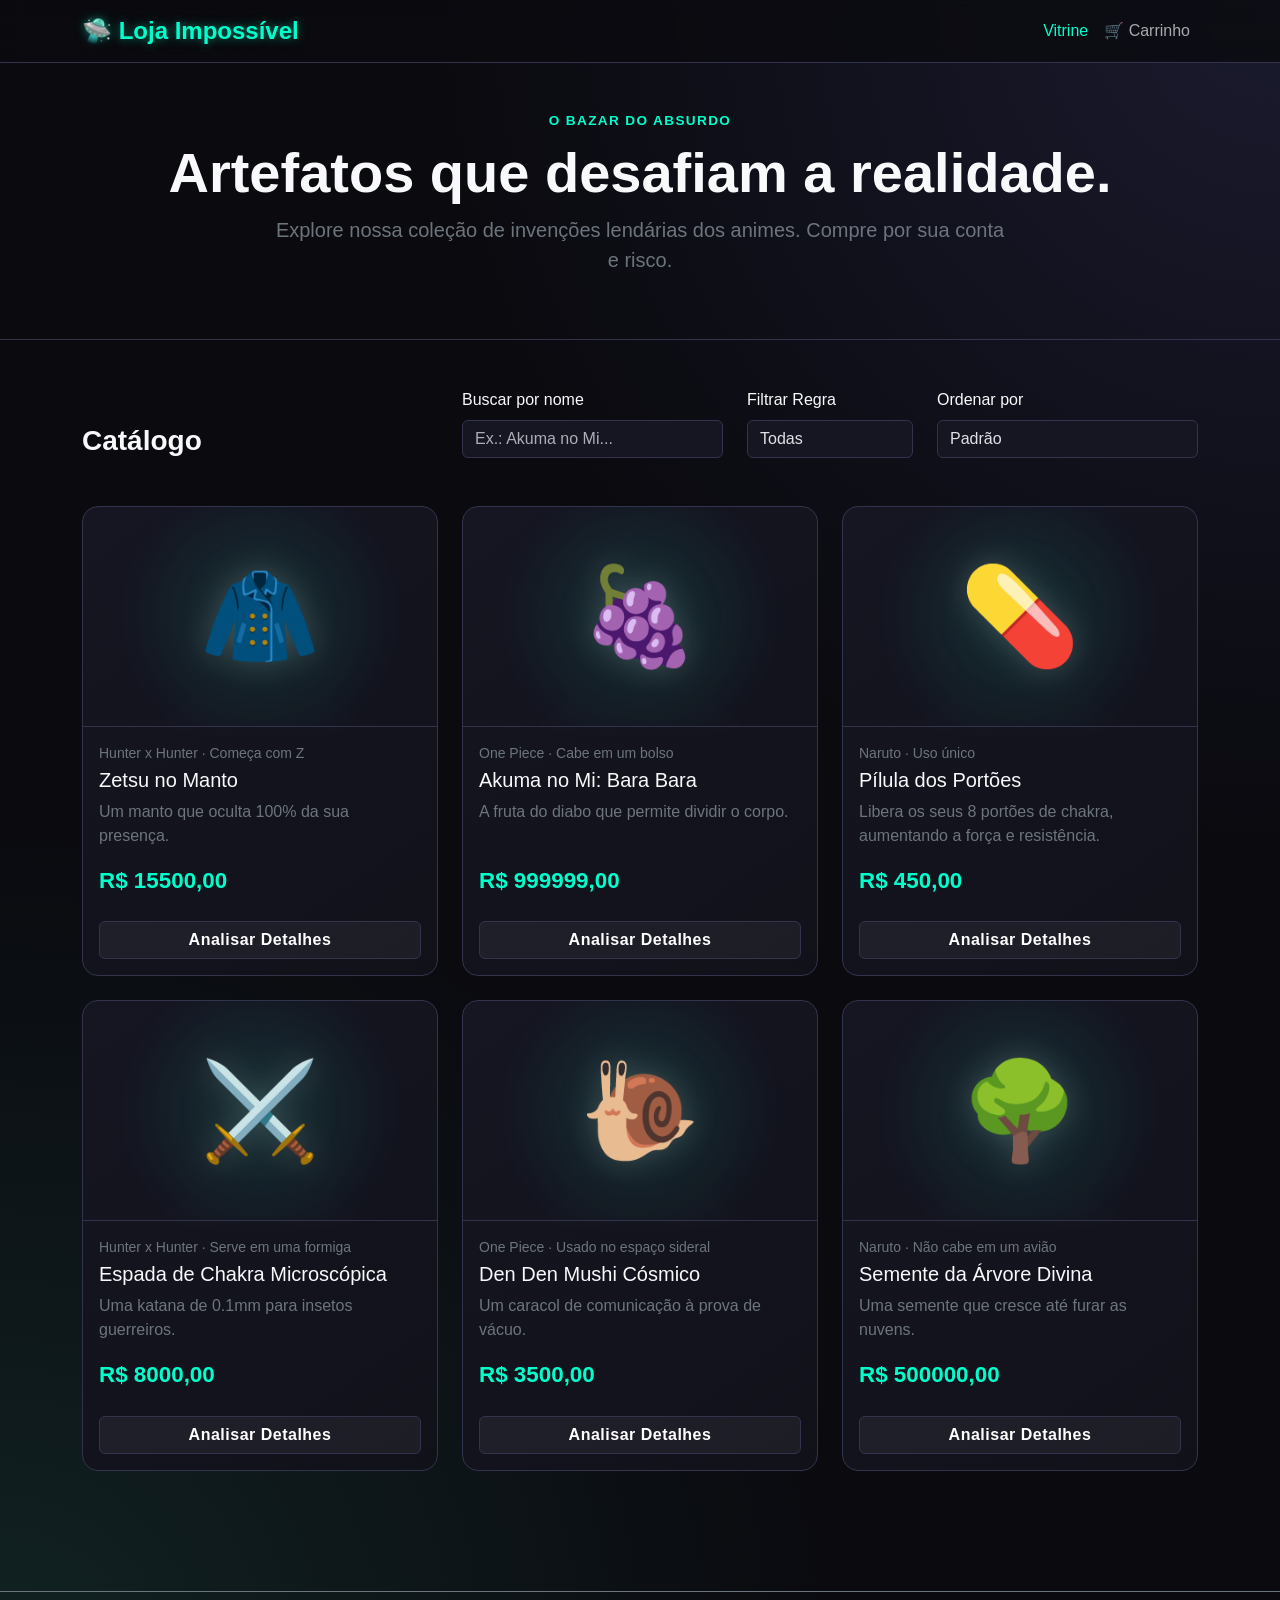
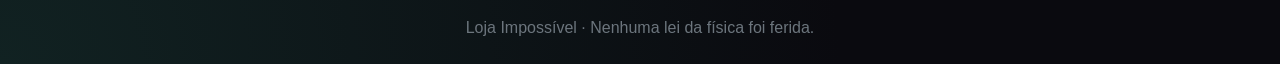
<file: web/index.html>
<!doctype html>
<html lang="pt-BR" data-bs-theme="dark">
<head>
  <meta charset="utf-8">
  <meta name="viewport" content="width=device-width, initial-scale=1">
  <meta name="description" content="Loja Impossível: encontre artefatos lendários de animes.">
  <title>Loja Impossível | Artefatos Lendários</title>
  <link rel="icon" href="data:image/svg+xml,<svg xmlns=%22http://www.w3.org/2000/svg%22 viewBox=%220 0 100 100%22><text y=%22.9em%22 font-size=%2290%22>🛸</text></svg>">
  <link href="https://cdn.jsdelivr.net/npm/bootstrap@5.3.3/dist/css/bootstrap.min.css" rel="stylesheet">
  <link rel="stylesheet" href="css/styles.css">
</head>
<body>
  <a class="skip-link" href="#conteudo">Pular para o conteúdo principal</a>
  <header class="site-header">
    <nav class="navbar navbar-expand-lg" aria-label="Navegação principal">
      <div class="container">
        <a class="navbar-brand fw-bold" href="index.html">🛸 Loja Impossível</a>
        <button class="navbar-toggler" type="button" data-bs-toggle="collapse" data-bs-target="#menuPrincipal" aria-controls="menuPrincipal" aria-expanded="false" aria-label="Abrir menu">
          <span class="navbar-toggler-icon"></span>
        </button>
        <div class="collapse navbar-collapse" id="menuPrincipal">
          <ul class="navbar-nav ms-auto">
            <li class="nav-item"><a class="nav-link active" aria-current="page" href="index.html">Vitrine</a></li>
            <li class="nav-item">
              <a class="nav-link position-relative" href="carrinho.html">
                🛒 Carrinho
                <span id="cart-badge" class="position-absolute top-0 start-100 translate-middle badge rounded-pill bg-danger" style="display:none;">0</span>
              </a>
            </li>
          </ul>
        </div>
      </div>
    </nav>
  </header>

  <main id="conteudo">
    <section class="hero py-5 text-center">
      <div class="container">
        <p class="eyebrow mb-2">O bazar do absurdo</p>
        <h1 class="display-4 fw-bold text-light">Artefatos que desafiam a realidade.</h1>
        <p class="lead col-lg-8 mx-auto text-secondary">Explore nossa coleção de invenções lendárias dos animes. Compre por sua conta e risco.</p>
      </div>
    </section>

    <section class="container py-5" aria-labelledby="titulo-produtos">
      <div class="row mb-5 align-items-end">
        <div class="col-md-4 mb-3 mb-md-0">
          <h2 id="titulo-produtos" class="h3 mb-0 fw-bold text-light">Catálogo</h2>
        </div>
        <div class="col-md-3 mb-3 mb-md-0">
          <label for="filtroProduto" class="form-label text-light">Buscar por nome</label>
          <input id="filtroProduto" class="form-control" type="search" placeholder="Ex.: Akuma no Mi..." autocomplete="off">
        </div>
        <div class="col-md-2 mb-3 mb-md-0">
          <label for="filtroRegra" class="form-label text-light">Filtrar Regra</label>
          <select id="filtroRegra" class="form-select">
            <option value="">Todas</option>
            <option value="Cabe em um bolso">Cabe em um bolso</option>
            <option value="Não cabe em um avião">Não cabe em um avião</option>
            <option value="Usado no espaço sideral">Espaço sideral</option>
            <option value="Serve em uma formiga">Serve em formiga</option>
            <option value="Começa com Z">Começa com Z</option>
            <option value="Uso único">Uso único</option>
          </select>
        </div>
        <div class="col-md-3">
          <label for="ordenacao" class="form-label text-light">Ordenar por</label>
          <select id="ordenacao" class="form-select">
            <option value="padrao">Padrão</option>
            <option value="preco-asc">Menor Preço</option>
            <option value="preco-desc">Maior Preço</option>
            <option value="nome-asc">Nome (A-Z)</option>
          </select>
        </div>
      </div>

      <div class="row g-4" id="listaProdutos"></div>
      <p id="mensagemFiltro" class="mt-4 text-center text-danger fw-bold" role="status" aria-live="polite"></p>
    </section>
  </main>

  <footer class="site-footer py-4 text-center border-top border-secondary mt-5">
    <div class="container"><p class="mb-0 text-secondary">Loja Impossível · Nenhuma lei da física foi ferida.</p></div>
  </footer>

  <script src="https://cdn.jsdelivr.net/npm/bootstrap@5.3.3/dist/js/bootstrap.bundle.min.js"></script>
  <script src="js/data.js" defer></script>
  <script src="js/cart.js" defer></script>
  <script src="js/main.js" defer></script>
</body>
</html>
</file>
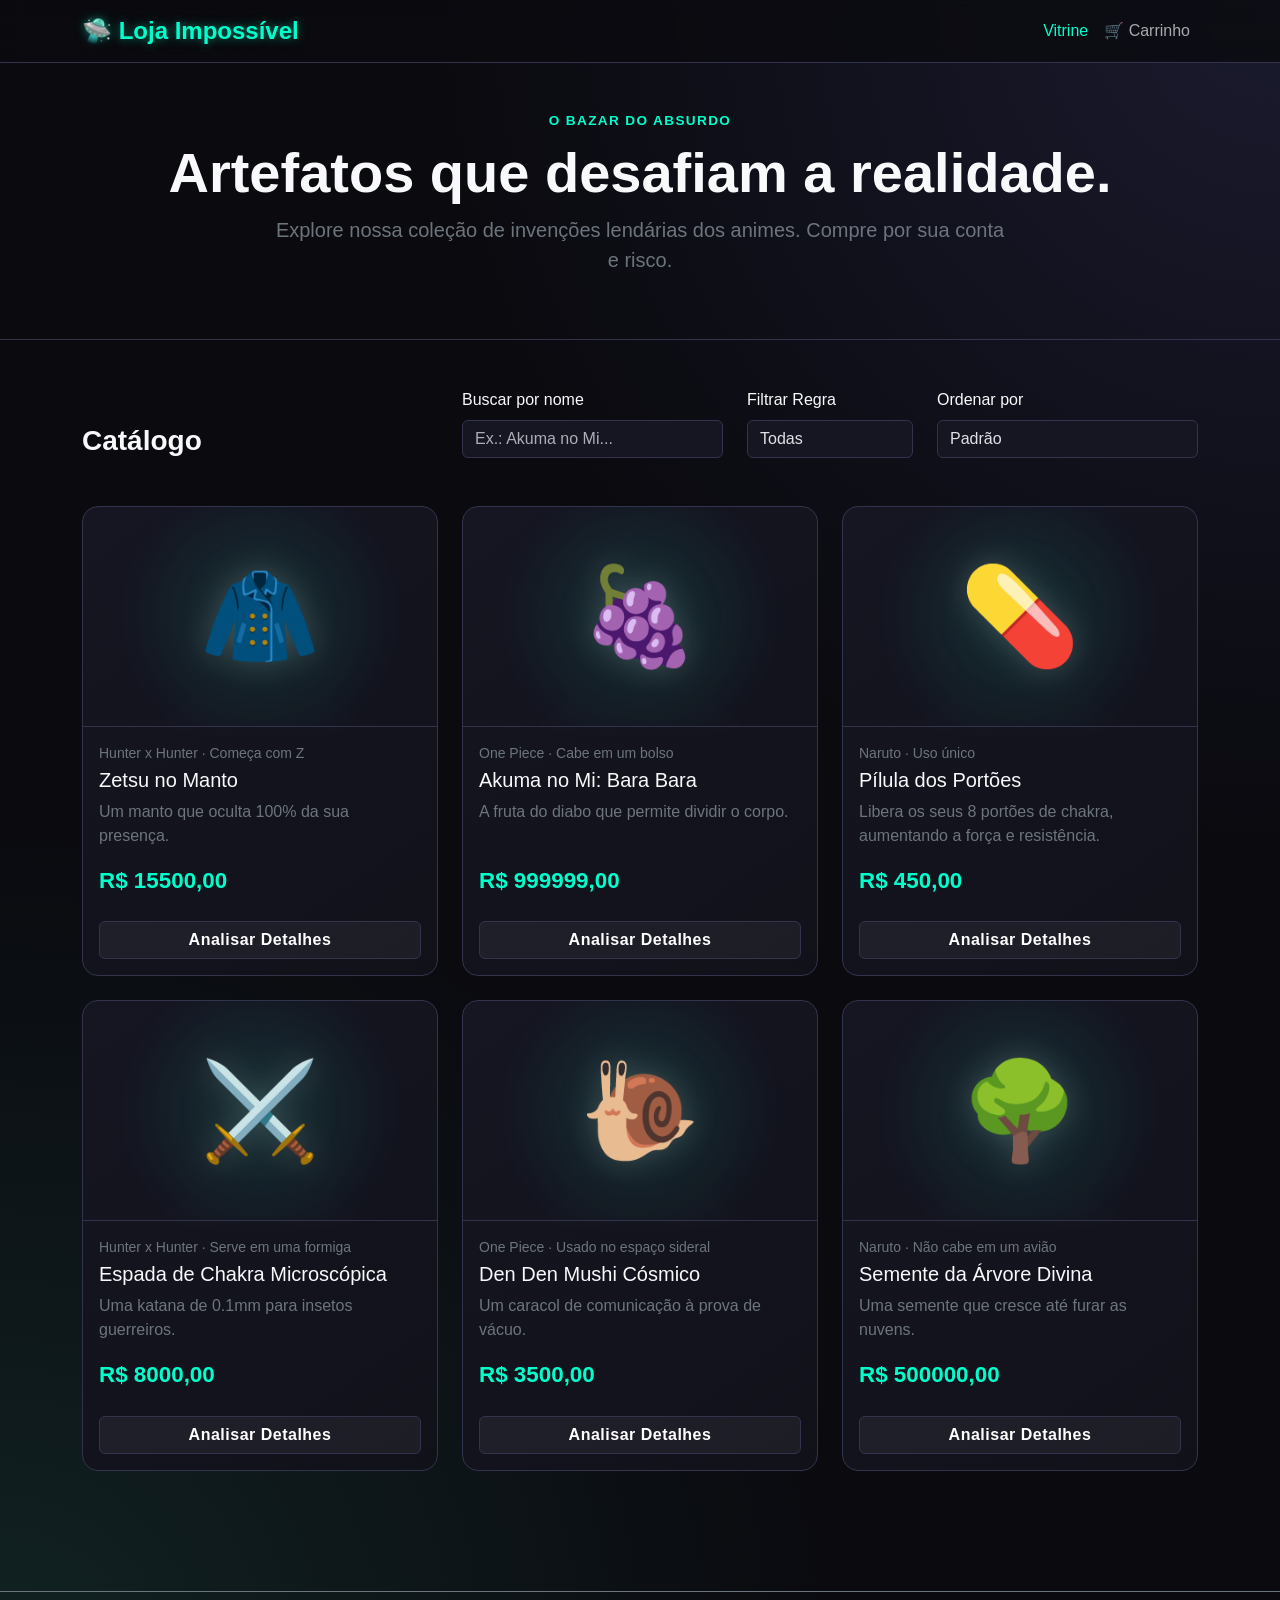
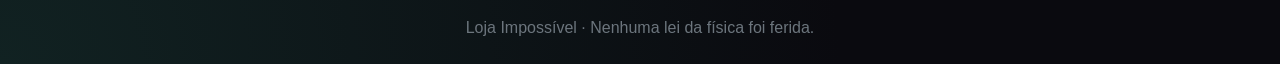
<file: web/checkout.html>
<!doctype html>
<html lang="pt-BR" data-bs-theme="dark">
<head>
  <meta charset="utf-8">
  <meta name="viewport" content="width=device-width, initial-scale=1">
  <meta name="description" content="Finalize sua compra na Loja Impossível.">
  <title>Loja Impossível | Finalizar Compra</title>
  <link rel="icon" href="data:image/svg+xml,<svg xmlns=%22http://www.w3.org/2000/svg%22 viewBox=%220 0 100 100%22><text y=%22.9em%22 font-size=%2290%22>🛸</text></svg>">
  <link href="https://cdn.jsdelivr.net/npm/bootstrap@5.3.3/dist/css/bootstrap.min.css" rel="stylesheet">
  <link rel="stylesheet" href="css/styles.css">
</head>
<body>
  <a class="skip-link" href="#conteudo">Pular para o conteúdo principal</a>
  <header class="site-header">
    <nav class="navbar" aria-label="Navegação principal">
      <div class="container">
        <a class="navbar-brand fw-bold" href="index.html">🛸 Loja Impossível</a>
        <div class="ms-auto d-flex gap-3 align-items-center">
            <a class="nav-link" href="index.html">Vitrine</a>
            <a class="nav-link position-relative" href="carrinho.html">
                🛒 Carrinho
                <span id="cart-badge" class="position-absolute top-0 start-100 translate-middle badge rounded-pill bg-danger" style="display:none;">0</span>
            </a>
        </div>
      </div>
    </nav>
  </header>

  <main id="conteudo" class="container py-5">
    <div class="row g-5">
      <section class="col-lg-8" aria-labelledby="titulo-checkout">
        <h1 id="titulo-checkout" class="mb-4 text-light">Dados para a entrega interdimensional</h1>
        
        <form id="checkoutForm" novalidate>
          <fieldset class="mb-4">
            <legend class="h5 text-accent">Dados pessoais</legend>
            <div class="row g-3">
              <div class="col-md-12">
                <label for="nome" class="form-label text-light">Nome completo</label>
                <input class="form-control" id="nome" name="nome" type="text" required>
                <div class="invalid-feedback">Informe seu nome.</div>
              </div>
              <div class="col-md-6">
                <label for="email" class="form-label text-light">E-mail</label>
                <input class="form-control" id="email" name="email" type="email" required>
                <div class="invalid-feedback">Informe um e-mail válido.</div>
              </div>
              <div class="col-md-6">
                <label for="telefone" class="form-label text-light">Telefone</label>
                <input class="form-control" id="telefone" name="telefone" type="tel" placeholder="(11) 99999-9999" required>
                <div class="invalid-feedback">Informe um telefone válido.</div>
              </div>
            </div>
          </fieldset>

          <fieldset class="mb-4">
            <legend class="h5 text-accent">Endereço de entrega</legend>
            <div class="row g-3">
              <div class="col-md-4">
                <label for="cep" class="form-label text-light">CEP</label>
                <div class="input-group">
                  <input class="form-control" id="cep" name="cep" type="text" maxlength="9" required>
                  <button class="btn btn-outline-light" id="buscarCep" type="button">Buscar</button>
                </div>
                <div id="cepFeedback" class="form-text text-warning mt-1" role="status" aria-live="polite"></div>
              </div>
              <div class="col-md-8">
                <label for="logradouro" class="form-label text-light">Endereço</label>
                <input class="form-control" id="logradouro" name="logradouro" type="text" required>
              </div>
              <div class="col-md-3">
                <label for="numero" class="form-label text-light">Número</label>
                <input class="form-control" id="numero" name="numero" type="text" required>
              </div>
              <div class="col-md-5">
                <label for="bairro" class="form-label text-light">Bairro</label>
                <input class="form-control" id="bairro" name="bairro" type="text" required>
              </div>
              <div class="col-md-3">
                <label for="cidade" class="form-label text-light">Cidade</label>
                <input class="form-control" id="cidade" name="cidade" type="text" required>
              </div>
              <div class="col-md-1">
                <label for="estado" class="form-label text-light">UF</label>
                <input class="form-control" id="estado" name="estado" type="text" maxlength="2" required>
              </div>
            </div>
          </fieldset>

          <button class="btn btn-accent btn-lg w-100" type="submit">Concluir Compra</button>
        </form>
      </section>

      <aside class="col-lg-4" aria-labelledby="titulo-resumo">
        <div class="summary-box">
          <h2 id="titulo-resumo" class="h5 mb-3 text-accent">Resumo do Pedido</h2>
          <div id="resumoItens"></div>
          <hr class="border-secondary">
          <div class="d-flex justify-content-between mb-2 text-light">
            <span>Frete</span>
            <span class="text-success">Grátis (Portal)</span>
          </div>
          <div class="d-flex justify-content-between fw-bold fs-5 text-light">
            <span>Total</span>
            <span id="resumoTotal" class="text-accent">R$ 0,00</span>
          </div>
        </div>
      </aside>
    </div>
  </main>

  <footer class="site-footer py-4 text-center border-top border-secondary mt-5">
    <div class="container"><p class="mb-0 text-secondary">Loja Impossível · Simulação.</p></div>
  </footer>

  <script src="https://cdn.jsdelivr.net/npm/bootstrap@5.3.3/dist/js/bootstrap.bundle.min.js"></script>
  <script src="js/data.js" defer></script>
  <script src="js/cart.js" defer></script>
  <script src="js/checkout.js" defer></script>
</body>
</html>
</file>
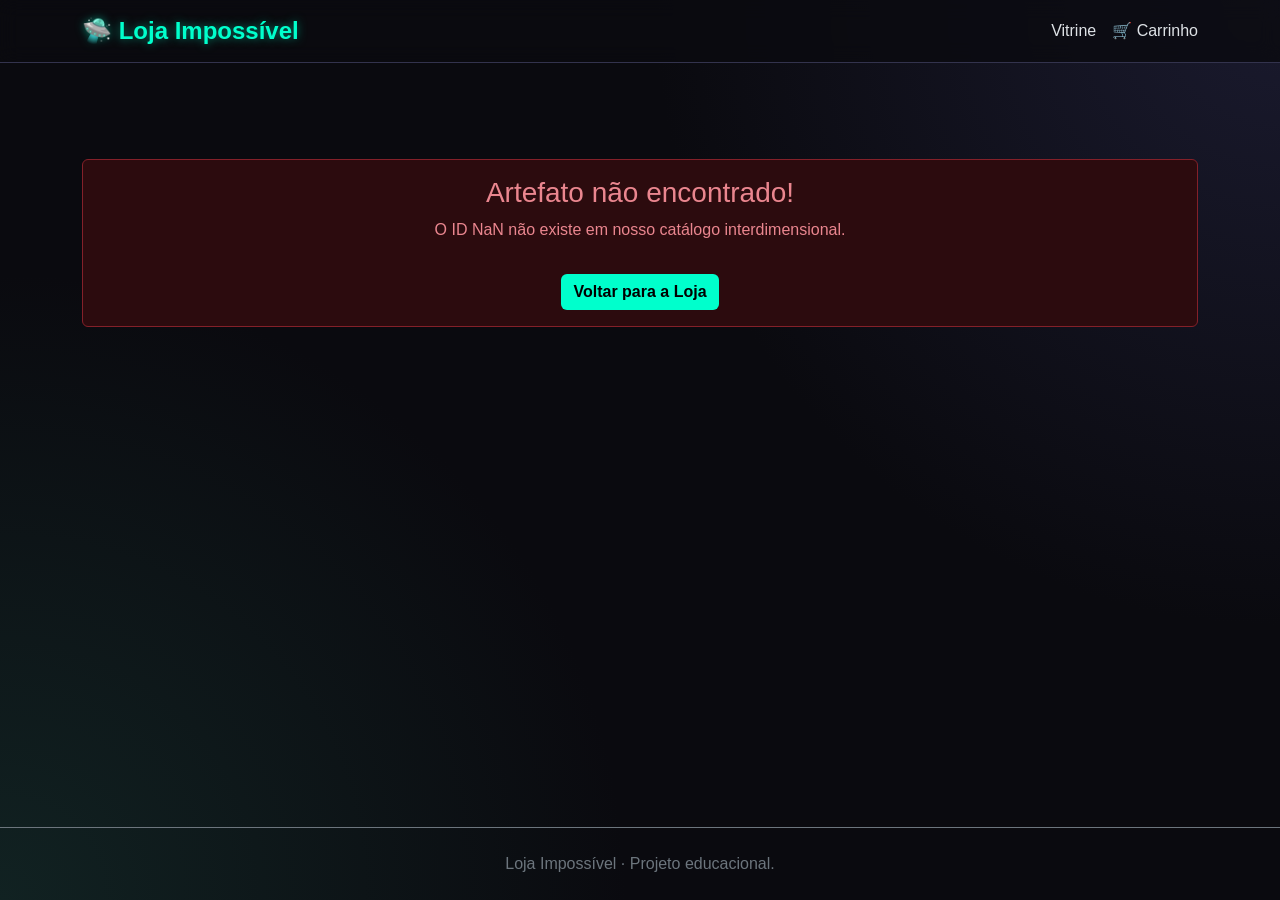
<file: web/produto.html>
<!doctype html>
<html lang="pt-BR" data-bs-theme="dark">
<head>
  <meta charset="utf-8">
  <meta name="viewport" content="width=device-width, initial-scale=1">
  <meta name="description" content="Detalhes de um artefato inédito da Loja Impossível.">
  <title>Loja Impossível | Detalhes do Produto</title>
  <link rel="icon" href="data:image/svg+xml,<svg xmlns=%22http://www.w3.org/2000/svg%22 viewBox=%220 0 100 100%22><text y=%22.9em%22 font-size=%2290%22>🛸</text></svg>">
  <link href="https://cdn.jsdelivr.net/npm/bootstrap@5.3.3/dist/css/bootstrap.min.css" rel="stylesheet">
  <link rel="stylesheet" href="css/styles.css">
</head>
<body>
  <a class="skip-link" href="#conteudo">Pular para o conteúdo principal</a>
  <header class="site-header">
    <nav class="navbar" aria-label="Navegação principal">
      <div class="container">
        <a class="navbar-brand fw-bold" href="index.html">🛸 Loja Impossível</a>
        <div class="ms-auto d-flex gap-3 align-items-center">
            <a class="nav-link" href="index.html">Vitrine</a>
            <a class="nav-link position-relative" href="carrinho.html">
                🛒 Carrinho
                <span id="cart-badge" class="position-absolute top-0 start-100 translate-middle badge rounded-pill bg-danger" style="display:none;">0</span>
            </a>
        </div>
      </div>
    </nav>
  </header>

  <main id="conteudo" class="container py-5">
    <div id="conteudoProduto"></div>
  </main>

  <footer class="site-footer py-4 text-center border-top border-secondary mt-5">
    <div class="container"><p class="mb-0 text-secondary">Loja Impossível · Projeto educacional.</p></div>
  </footer>

  <script src="https://cdn.jsdelivr.net/npm/bootstrap@5.3.3/dist/js/bootstrap.bundle.min.js"></script>
  <script src="js/data.js" defer></script>
  <script src="js/cart.js" defer></script>
  <script src="js/product.js" defer></script>
</body>
</html>
</file>
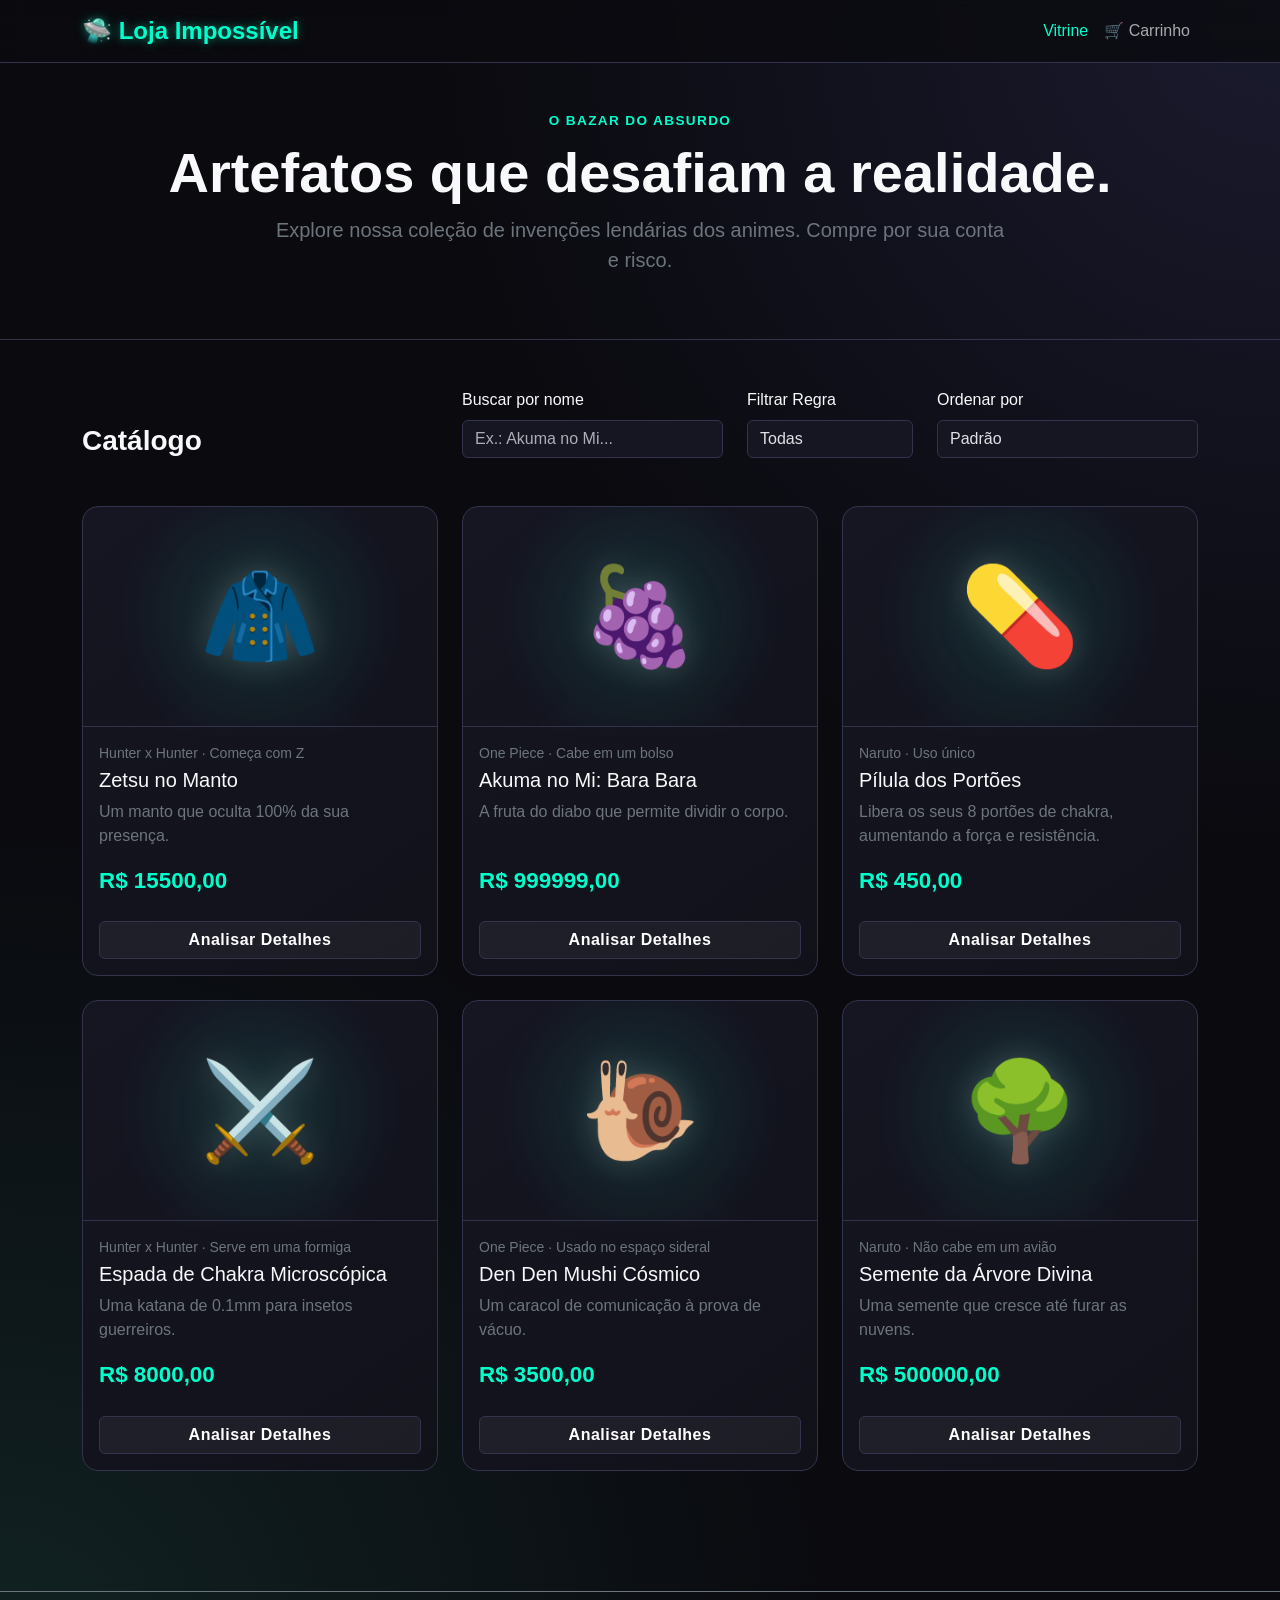
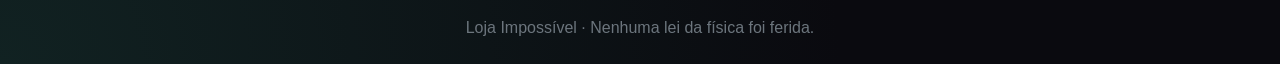
<file: web/sucesso.html>
<!doctype html>
<html lang="pt-BR" data-bs-theme="dark">
<head>
  <meta charset="utf-8">
  <meta name="viewport" content="width=device-width, initial-scale=1">
  <meta name="description" content="Compra concluída na Loja Impossível.">
  <title>Loja Impossível | Compra Concluída</title>
  <link rel="icon" href="data:image/svg+xml,<svg xmlns=%22http://www.w3.org/2000/svg%22 viewBox=%220 0 100 100%22><text y=%22.9em%22 font-size=%2290%22>🛸</text></svg>">
  <link href="https://cdn.jsdelivr.net/npm/bootstrap@5.3.3/dist/css/bootstrap.min.css" rel="stylesheet">
  <link rel="stylesheet" href="css/styles.css">
</head>
<body>
  <header class="site-header">
    <nav class="navbar" aria-label="Navegação principal">
      <div class="container"><a class="navbar-brand fw-bold" href="index.html">🛸 Loja Impossível</a></div>
    </nav>
  </header>

  <main id="conteudo" class="container py-5">
    <section class="success-panel mx-auto text-center" aria-labelledby="titulo-sucesso">
      <div class="success-icon" aria-hidden="true">✓</div>
      <p class="eyebrow text-warning">Pedido finalizado</p>
      <h1 id="titulo-sucesso" class="mb-4 text-light">A realidade foi distorcida com sucesso!</h1>
      <p class="lead text-secondary" id="mensagemCliente">Aguarde, em breve seu produto impossível aparecerá do nada.</p>
      
      <dl class="order-data text-start">
        <div><dt>Número do pedido</dt><dd id="numeroPedido">...</dd></div>
        <div><dt>Total pago</dt><dd id="totalPedido">...</dd></div>
        <div><dt>Entregar para</dt><dd id="nomePedido">...</dd></div>
      </dl>
      
      <a class="btn btn-accent mt-4" href="index.html">Voltar para a loja</a>
    </section>
  </main>

  <footer class="site-footer py-4 text-center border-top border-secondary mt-5">
    <div class="container"><p class="mb-0 text-secondary">Loja Impossível.</p></div>
  </footer>

  <script src="https://cdn.jsdelivr.net/npm/bootstrap@5.3.3/dist/js/bootstrap.bundle.min.js"></script>
  <script src="js/cart.js" defer></script>
  <script src="js/success.js" defer></script>
</body>
</html>
</file>
<file: web/css/styles.css>
:root {
  --bg: #0a0a0f; 
  --surface: #161622; 
  --border: #33334d; 
  --accent: #00ffcc; 
  --accent-hover: #00ccaa;
}

body { 
  background-color: var(--bg); 
  font-family: 'Segoe UI', Tahoma, Geneva, Verdana, sans-serif;
  min-height: 100vh;
  display: flex;
  flex-direction: column;
  background-image: radial-gradient(circle at top right, #1a1a2e 0%, transparent 40%),
                    radial-gradient(circle at bottom left, #112222 0%, transparent 40%);
}

main { flex: 1; }

.skip-link { 
  position: absolute; top: -60px; left: 1rem; z-index: 1000; padding: .75rem 1rem; 
  background: var(--accent); color: #000; font-weight: bold; text-decoration: none; border-radius: 4px;
}
.skip-link:focus { top: 1rem; }

.site-header { border-bottom: 1px solid var(--border); background: rgba(10, 10, 15, 0.8); backdrop-filter: blur(10px); }
.navbar-brand { color: var(--accent) !important; text-shadow: 0 0 10px rgba(0, 255, 204, 0.5); font-size: 1.5rem; }
.nav-link { transition: color 0.3s; font-weight: 500; }
.nav-link:hover, .nav-link.active { color: var(--accent) !important; }

.hero { background: transparent; border-bottom: 1px solid var(--border); }
.eyebrow { font-size: .85rem; font-weight: 700; letter-spacing: .1em; text-transform: uppercase; color: var(--accent); }

/* CARTÕES DE PRODUTO */
.product-card { 
  background: linear-gradient(145deg, var(--surface), #11111a);
  border: 1px solid var(--border); 
  border-radius: 16px; 
  transition: all 0.3s ease; 
  overflow: hidden;
}
.product-card:hover { 
  transform: translateY(-8px); 
  border-color: var(--accent); 
  box-shadow: 0 15px 30px rgba(0, 255, 204, 0.15); 
}
.product-illustration { 
  display: grid; place-items: center; font-size: 6rem; min-height: 220px; 
  background: radial-gradient(circle, rgba(0,255,204,0.1) 0%, transparent 70%);
  border-bottom: 1px solid var(--border);
  filter: drop-shadow(0 0 15px rgba(255, 255, 255, 0.2));
}

.price { font-size: 1.4rem; font-weight: 800; color: var(--accent); }
.text-accent { color: var(--accent) !important; }

/* BOTÕES */
.btn-dark { 
  background: rgba(255, 255, 255, 0.05); 
  border: 1px solid var(--border); 
  font-weight: 600;
  letter-spacing: 0.5px;
}
.btn-dark:hover { 
  background: var(--accent); 
  border-color: var(--accent); 
  color: #000; 
  box-shadow: 0 0 15px rgba(0, 255, 204, 0.4);
}
.btn-accent { background: var(--accent); color: #000; font-weight: bold; border: none; }
.btn-accent:hover { background: var(--accent-hover); color: #000; box-shadow: 0 0 20px rgba(0, 255, 204, 0.6); }

.product-detail-illustration { 
  display: grid; place-items: center; font-size: 12rem; min-height: 450px; 
  background: var(--surface); border: 1px solid var(--border); border-radius: 20px;
  filter: drop-shadow(0 0 30px rgba(0, 255, 204, 0.2));
}

/* INPUTS E FORMULÁRIOS */
.form-control, .form-select { 
  background: var(--surface); border: 1px solid var(--border); 
}
.form-control:focus, .form-select:focus { 
  background: var(--surface); border-color: var(--accent); 
  box-shadow: 0 0 0 0.25rem rgba(0, 255, 204, 0.25); 
}

.summary-box { 
  background: var(--surface); border: 1px solid var(--border); padding: 1.5rem; 
  border-radius: 16px; position: sticky; top: 1rem; box-shadow: 0 10px 30px rgba(0,0,0,0.5);
}

.success-panel { 
  max-width: 600px; padding: 3rem; background: var(--surface); 
  border: 1px solid var(--accent); border-radius: 20px; box-shadow: 0 0 40px rgba(0, 255, 204, 0.15); 
}
.success-icon { 
  display: grid; place-items: center; width: 80px; height: 80px; margin: 0 auto 1.5rem; border-radius: 50%; 
  background: var(--accent); color: #000; font-size: 2.5rem; font-weight: 800; box-shadow: 0 0 20px var(--accent);
}
.order-data { display: grid; gap: 1rem; margin: 2rem 0; }
.order-data > div { padding: 1rem; background: var(--bg); border: 1px solid var(--border); border-radius: 12px; }
.order-data dt { font-size: .85rem; color: #a0a0b0; }
.order-data dd { margin: .25rem 0 0; font-weight: 700; color: var(--accent); }

@media (prefers-reduced-motion: reduce) {
  * { animation: none !important; transition: none !important; }
}
</file>
